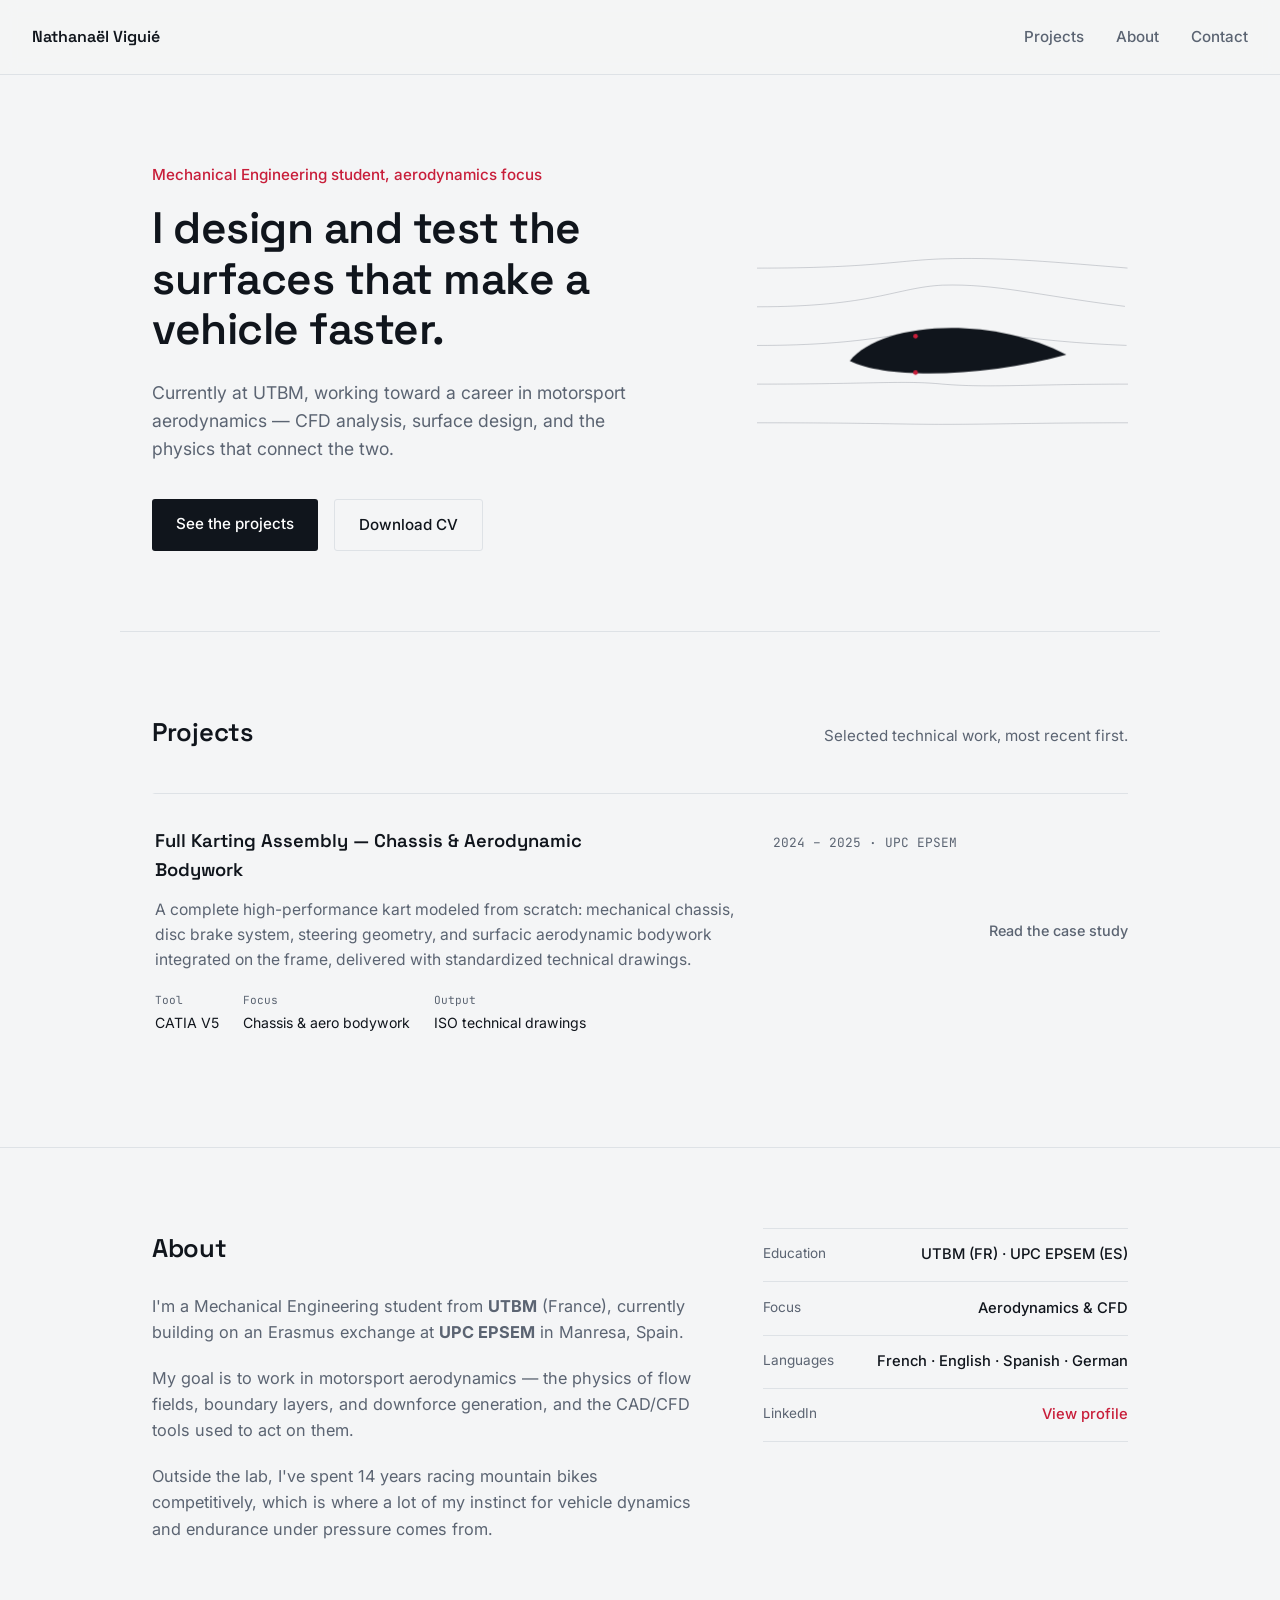
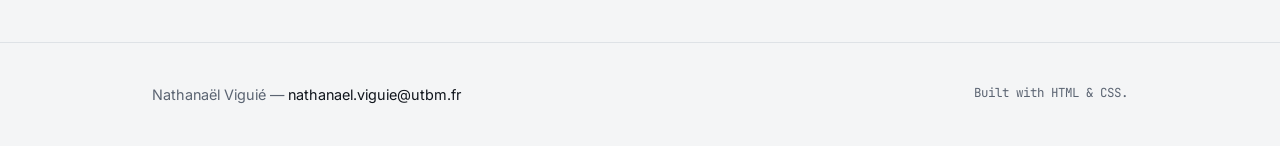
<file: index.html>
<!DOCTYPE html>
<html lang="en">
<head>
  <meta charset="UTF-8">
  <meta name="viewport" content="width=device-width, initial-scale=1.0">
  <title>Nathanaël Viguié — Aerodynamics & Mechanical Engineering</title>
  <meta name="description" content="Mechanical engineering portfolio — aerodynamics, CFD, and vehicle design.">
  <link rel="preconnect" href="https://fonts.googleapis.com">
  <link rel="preconnect" href="https://fonts.gstatic.com" crossorigin>
  <link href="https://fonts.googleapis.com/css2?family=Space+Grotesk:wght@500;600;700&family=Inter:wght@400;500;600&family=JetBrains+Mono:wght@400;500&display=swap" rel="stylesheet">
  <link rel="stylesheet" href="style.css">
</head>
<body>

<nav>
  <a href="#" class="nav-logo">Nathanaël Viguié</a>
  <ul class="nav-links">
    <li><a href="#projects">Projects</a></li>
    <li><a href="#about">About</a></li>
    <li><a href="#contact">Contact</a></li>
  </ul>
</nav>

<!-- HERO -->
<section class="hero">
  <div class="hero-grid">
    <div class="hero-text">
      <p class="hero-role">Mechanical Engineering student, aerodynamics focus</p>
      <h1>I design and test the surfaces that make a vehicle faster.</h1>
      <p class="hero-subtitle">
        Currently at UTBM, working toward a career in motorsport aerodynamics — CFD analysis, surface design, and the physics that connect the two.
      </p>
      <div class="hero-buttons">
        <a href="#projects" class="btn btn-primary">See the projects</a>
        <a href="cv.pdf" class="btn btn-secondary" download>Download CV</a>
      </div>
    </div>

    <div class="hero-visual" aria-hidden="true">
      <svg viewBox="0 0 480 360" class="airfoil-diagram">
        <!-- streamlines -->
        <g class="streamlines">
          <path d="M0,70 C150,70 180,60 240,58 C310,56 360,60 480,70" />
          <path d="M0,120 C150,120 180,95 240,92 C310,90 360,105 480,120" />
          <path d="M0,170 C150,170 190,150 240,150 C300,150 350,165 480,170" />
          <path d="M0,220 C150,220 190,215 240,220 C300,225 350,220 480,220" />
          <path d="M0,270 C150,270 180,272 240,272 C310,272 360,270 480,270" />
        </g>
        <!-- airfoil -->
        <path class="airfoil-body" d="M120,190 C160,140 300,130 400,182 C300,210 170,215 120,190 Z" />
        <circle class="pressure-tick" cx="205" cy="158" r="3" />
        <circle class="pressure-tick" cx="205" cy="205" r="3" />
      </svg>
    </div>
  </div>
</section>

<!-- PROJECTS -->
<section id="projects">
  <div class="container">
    <div class="section-head">
      <h2 class="section-title">Projects</h2>
      <p class="section-note">Selected technical work, most recent first.</p>
    </div>

    <div class="project-list">

      <a href="karting.html" class="project-row">
        <div class="project-row-main">
          <div class="project-row-top">
            <h3>Full Karting Assembly — Chassis &amp; Aerodynamic Bodywork</h3>
            <span class="project-period">2024 – 2025 · UPC EPSEM</span>
          </div>
          <p class="project-row-desc">
            A complete high-performance kart modeled from scratch: mechanical chassis, disc brake system, steering geometry, and surfacic aerodynamic bodywork integrated on the frame, delivered with standardized technical drawings.
          </p>
          <ul class="project-specs">
            <li><span>Tool</span>CATIA V5</li>
            <li><span>Focus</span>Chassis &amp; aero bodywork</li>
            <li><span>Output</span>ISO technical drawings</li>
          </ul>
        </div>
        <div class="project-row-cta">Read the case study</div>
      </a>

    </div>
  </div>
</section>

<!-- ABOUT -->
<section id="about">
  <div class="container about-grid">
    <div class="about-text">
      <h2 class="section-title">About</h2>
      <p>
        I'm a Mechanical Engineering student from <strong>UTBM</strong> (France), currently building on an Erasmus exchange at <strong>UPC EPSEM</strong> in Manresa, Spain.
      </p>
      <p>
        My goal is to work in motorsport aerodynamics — the physics of flow fields, boundary layers, and downforce generation, and the CAD/CFD tools used to act on them.
      </p>
      <p>
        Outside the lab, I've spent 14 years racing mountain bikes competitively, which is where a lot of my instinct for vehicle dynamics and endurance under pressure comes from.
      </p>
    </div>

    <dl class="about-facts">
      <div class="fact-row"><dt>Education</dt><dd>UTBM (FR) · UPC EPSEM (ES)</dd></div>
      <div class="fact-row"><dt>Focus</dt><dd>Aerodynamics &amp; CFD</dd></div>
      <div class="fact-row"><dt>Languages</dt><dd>French · English · Spanish · German</dd></div>
      <div class="fact-row"><dt>LinkedIn</dt><dd><a href="https://www.linkedin.com/in/nathana%C3%ABl-vigui%C3%A9-770775333/" target="_blank">View profile</a></dd></div>
    </dl>
  </div>
</section>

<footer id="contact">
  <div class="container footer-content">
    <p>Nathanaël Viguié — <a href="mailto:nathanael.viguie@utbm.fr">nathanael.viguie@utbm.fr</a></p>
    <p class="footer-sub">Built with HTML &amp; CSS.</p>
  </div>
</footer>

</body>
</html>
</file>
<file: style.css>
/* --- TOKENS --- */
:root {
  --bg: #F4F5F6;
  --surface: #FFFFFF;
  --ink: #10151C;
  --ink-muted: #5B6472;
  --line: #DEE2E6;
  --accent: #C81E3A;
  --accent-ink: #FFFFFF;

  --font-display: 'Space Grotesk', 'Inter', sans-serif;
  --font-body: 'Inter', -apple-system, BlinkMacSystemFont, sans-serif;
  --font-mono: 'JetBrains Mono', monospace;
}

* { box-sizing: border-box; margin: 0; padding: 0; }

html { scroll-behavior: smooth; }

body {
  background-color: var(--bg);
  color: var(--ink);
  font-family: var(--font-body);
  line-height: 1.6;
  -webkit-font-smoothing: antialiased;
}

.container {
  max-width: 1040px;
  margin: 0 auto;
  padding: 0 2rem;
}

a { color: inherit; }

/* --- NAV --- */
nav {
  display: flex;
  justify-content: space-between;
  align-items: center;
  padding: 1.5rem 2rem;
  border-bottom: 1px solid var(--line);
  position: sticky;
  top: 0;
  background-color: rgba(244, 245, 246, 0.9);
  backdrop-filter: blur(8px);
  z-index: 100;
}

.nav-logo {
  font-family: var(--font-display);
  font-weight: 600;
  text-decoration: none;
  color: var(--ink);
  font-size: 1rem;
}

.nav-links {
  display: flex;
  list-style: none;
  gap: 2rem;
}

.nav-links a {
  text-decoration: none;
  color: var(--ink-muted);
  font-size: 0.95rem;
  font-weight: 500;
  transition: color 0.2s ease;
}

.nav-links a:hover { color: var(--ink); }

/* --- HERO --- */
.hero {
  padding: 5.5rem 2rem 5rem;
  border-bottom: 1px solid var(--line);
  max-width: 1040px;
  margin: 0 auto;
}

.hero-grid {
  display: grid;
  grid-template-columns: 3fr 2fr;
  gap: 3rem;
  align-items: center;
}

.hero-role {
  font-size: 0.95rem;
  color: var(--accent);
  font-weight: 500;
  margin-bottom: 1rem;
}

.hero h1 {
  font-family: var(--font-display);
  font-size: 2.75rem;
  font-weight: 600;
  letter-spacing: -0.5px;
  line-height: 1.15;
  margin-bottom: 1.5rem;
  max-width: 16ch;
}

.hero-subtitle {
  font-size: 1.1rem;
  color: var(--ink-muted);
  margin-bottom: 2.25rem;
  max-width: 46ch;
}

.hero-buttons { display: flex; gap: 1rem; flex-wrap: wrap; }

.btn {
  display: inline-block;
  padding: 0.8rem 1.5rem;
  font-size: 0.95rem;
  font-weight: 500;
  text-decoration: none;
  border-radius: 3px;
  transition: all 0.2s ease;
}

.btn-primary { background-color: var(--ink); color: var(--surface); }
.btn-primary:hover { background-color: var(--accent); }

.btn-secondary {
  background-color: transparent;
  color: var(--ink);
  border: 1px solid var(--line);
}
.btn-secondary:hover { border-color: var(--ink); }

/* --- HERO VISUAL: airfoil + streamlines --- */
.hero-visual { width: 100%; }

.airfoil-diagram { width: 100%; height: auto; }

.streamlines path {
  fill: none;
  stroke: var(--ink-muted);
  stroke-width: 1;
  opacity: 0.35;
  stroke-dasharray: 480;
  stroke-dashoffset: 480;
  animation: draw-line 1.4s ease-out forwards;
}
.streamlines path:nth-child(2) { animation-delay: 0.05s; }
.streamlines path:nth-child(3) { animation-delay: 0.1s; }
.streamlines path:nth-child(4) { animation-delay: 0.15s; }
.streamlines path:nth-child(5) { animation-delay: 0.2s; }

.airfoil-body {
  fill: var(--ink);
  opacity: 0;
  animation: fade-in 0.6s ease-out 0.5s forwards;
}

.pressure-tick {
  fill: var(--accent);
  opacity: 0;
  animation: fade-in 0.4s ease-out 0.9s forwards;
}

@keyframes draw-line { to { stroke-dashoffset: 0; } }
@keyframes fade-in { to { opacity: 1; } }

@media (prefers-reduced-motion: reduce) {
  .streamlines path, .airfoil-body, .pressure-tick {
    animation: none;
    stroke-dashoffset: 0;
    opacity: 1;
  }
  .streamlines path { opacity: 0.35; }
}

/* --- SECTIONS GENERAL --- */
section:not(.hero) { padding: 5rem 0; border-bottom: 1px solid var(--line); }

.section-head {
  display: flex;
  justify-content: space-between;
  align-items: baseline;
  flex-wrap: wrap;
  gap: 0.5rem;
  margin-bottom: 2.5rem;
}

.section-title {
  font-family: var(--font-display);
  font-size: 1.6rem;
  font-weight: 600;
  letter-spacing: -0.3px;
}

.section-note {
  color: var(--ink-muted);
  font-size: 0.95rem;
}

/* --- PROJECT LIST (spec-sheet style, no cards) --- */
.project-list {
  display: flex;
  flex-direction: column;
}

.project-row {
  display: flex;
  justify-content: space-between;
  align-items: flex-start;
  gap: 2rem;
  padding: 2rem 0;
  border-top: 1px solid var(--line);
  text-decoration: none;
  color: inherit;
  transition: padding-left 0.2s ease, border-color 0.2s ease;
  border-left: 3px solid transparent;
}

.project-row:hover {
  border-left-color: var(--accent);
  padding-left: 1rem;
}

.project-row-main { flex: 1; }

.project-row-top {
  display: flex;
  justify-content: space-between;
  align-items: baseline;
  flex-wrap: wrap;
  gap: 0.5rem 1.5rem;
  margin-bottom: 0.75rem;
}

.project-row-top h3 {
  font-family: var(--font-display);
  font-size: 1.15rem;
  font-weight: 600;
  max-width: 42ch;
}

.project-period {
  font-family: var(--font-mono);
  font-size: 0.8rem;
  color: var(--ink-muted);
  white-space: nowrap;
}

.project-row-desc {
  color: var(--ink-muted);
  font-size: 0.98rem;
  max-width: 58ch;
  margin-bottom: 1.25rem;
}

.project-specs {
  display: flex;
  flex-wrap: wrap;
  gap: 1.5rem;
  list-style: none;
  font-size: 0.88rem;
}

.project-specs li span {
  display: block;
  font-family: var(--font-mono);
  font-size: 0.7rem;
  color: var(--ink-muted);
  margin-bottom: 0.15rem;
}

.project-row-cta {
  font-size: 0.9rem;
  font-weight: 500;
  color: var(--ink-muted);
  white-space: nowrap;
  align-self: center;
  transition: color 0.2s ease;
}

.project-row:hover .project-row-cta { color: var(--accent); }

/* --- ABOUT --- */
.about-grid {
  display: grid;
  grid-template-columns: 3fr 2fr;
  gap: 4rem;
}

.about-text .section-title { margin-bottom: 1.5rem; }

.about-text p {
  color: var(--ink-muted);
  font-size: 1.02rem;
  margin-bottom: 1.25rem;
  max-width: 56ch;
}

.about-facts { align-self: start; }

.fact-row {
  display: flex;
  justify-content: space-between;
  gap: 1rem;
  padding: 0.9rem 0;
  border-top: 1px solid var(--line);
}

.fact-row:last-child { border-bottom: 1px solid var(--line); }

.fact-row dt {
  font-size: 0.85rem;
  color: var(--ink-muted);
}

.fact-row dd {
  font-size: 0.92rem;
  font-weight: 500;
  text-align: right;
}

.fact-row dd a {
  color: var(--accent);
  text-decoration: none;
}
.fact-row dd a:hover { text-decoration: underline; }

/* --- FOOTER --- */
footer {
  padding: 2.5rem 0;
  color: var(--ink-muted);
  font-size: 0.9rem;
}

.footer-content {
  display: flex;
  justify-content: space-between;
  flex-wrap: wrap;
  gap: 0.5rem;
}

.footer-content a { color: var(--ink); text-decoration: none; }
.footer-content a:hover { text-decoration: underline; }

.footer-sub { font-family: var(--font-mono); font-size: 0.78rem; }

/* --- RESPONSIVE --- */
@media (max-width: 800px) {
  .hero-grid { grid-template-columns: 1fr; }
  .hero-visual { order: -1; max-width: 320px; margin: 0 auto; }
  .hero h1 { font-size: 2.1rem; max-width: none; }
  .about-grid { grid-template-columns: 1fr; gap: 2rem; }
  .project-row { flex-direction: column; }
  .project-row-top { flex-direction: column; align-items: flex-start; }
  .fact-row dd { text-align: left; }
}

/* --- ACCESSIBILITY: visible focus --- */
a:focus-visible, button:focus-visible {
  outline: 2px solid var(--accent);
  outline-offset: 2px;
}
</file>
